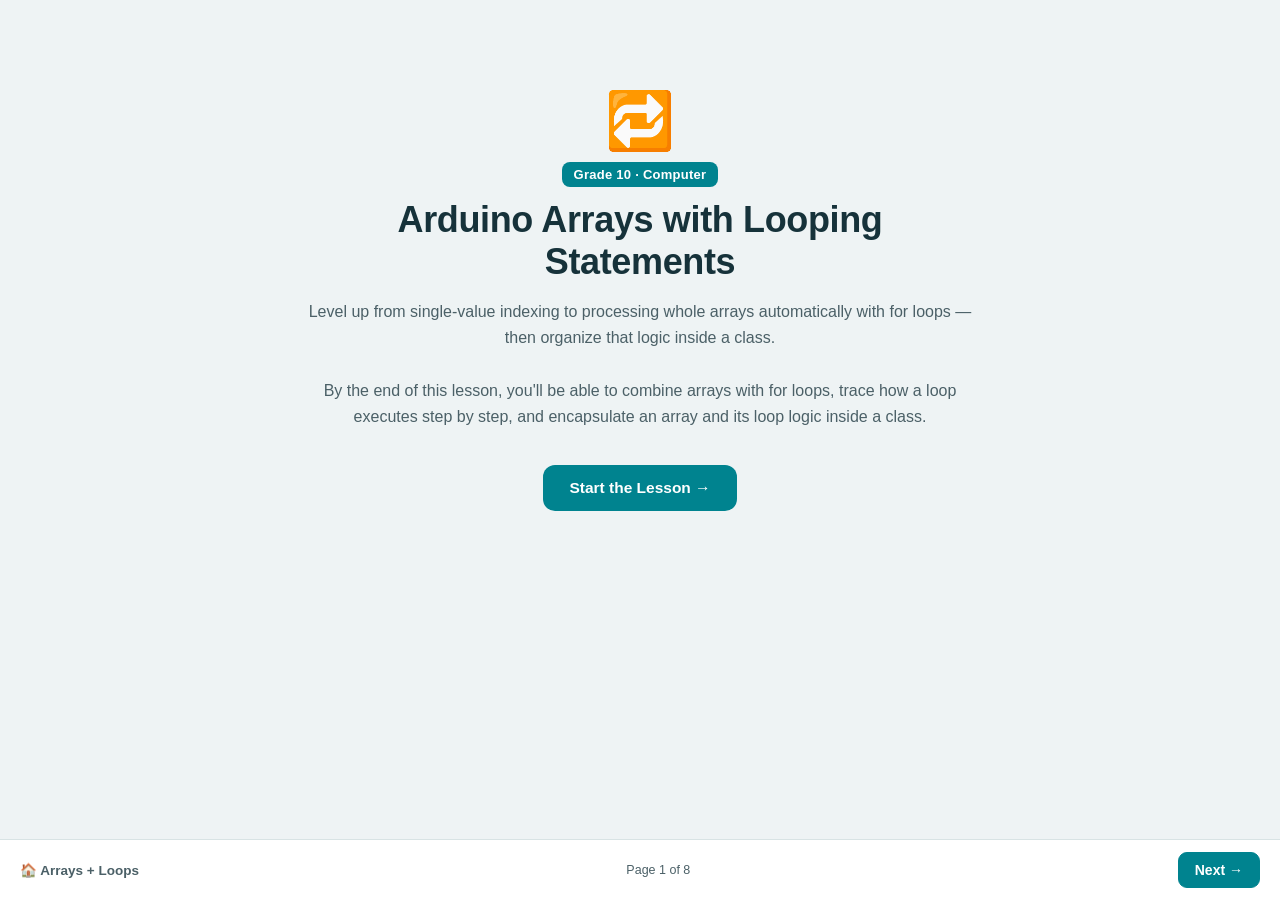
<file: index.html>
<!DOCTYPE html>
<html lang="en">
<head>
<meta charset="UTF-8">
<meta name="viewport" content="width=device-width, initial-scale=1, viewport-fit=cover">
<title>Arduino Arrays with Looping Statements</title>
<link rel="stylesheet" href="style.css">
</head>
<body>
<div class="wrap">
  <div class="hero">
    <div class="hero-icon">🔁</div>
    <span class="eyebrow">Grade 10 · Computer</span>
    <h1>Arduino Arrays with Looping Statements</h1>
    <p class="sub">Level up from single-value indexing to processing whole arrays automatically with for loops — then organize that logic inside a class.</p>
    <p class="sub" style="margin-top:26px;">By the end of this lesson, you'll be able to combine arrays with for loops, trace how a loop executes step by step, and encapsulate an array and its loop logic inside a class.</p>
    <div style="margin-top:34px;">
      <a class="btn primary" href="definition.html">Start the Lesson →</a>
    </div>
  </div>
</div>
<nav class="pagenav">
  <span class="home">🏠 Arrays + Loops</span>
  <span class="progress">Page 1 of 8</span>
  <div class="links">
    <a class="navbtn primary" href="definition.html">Next →</a>
  </div>
</nav>
</body>
</html>
</file>
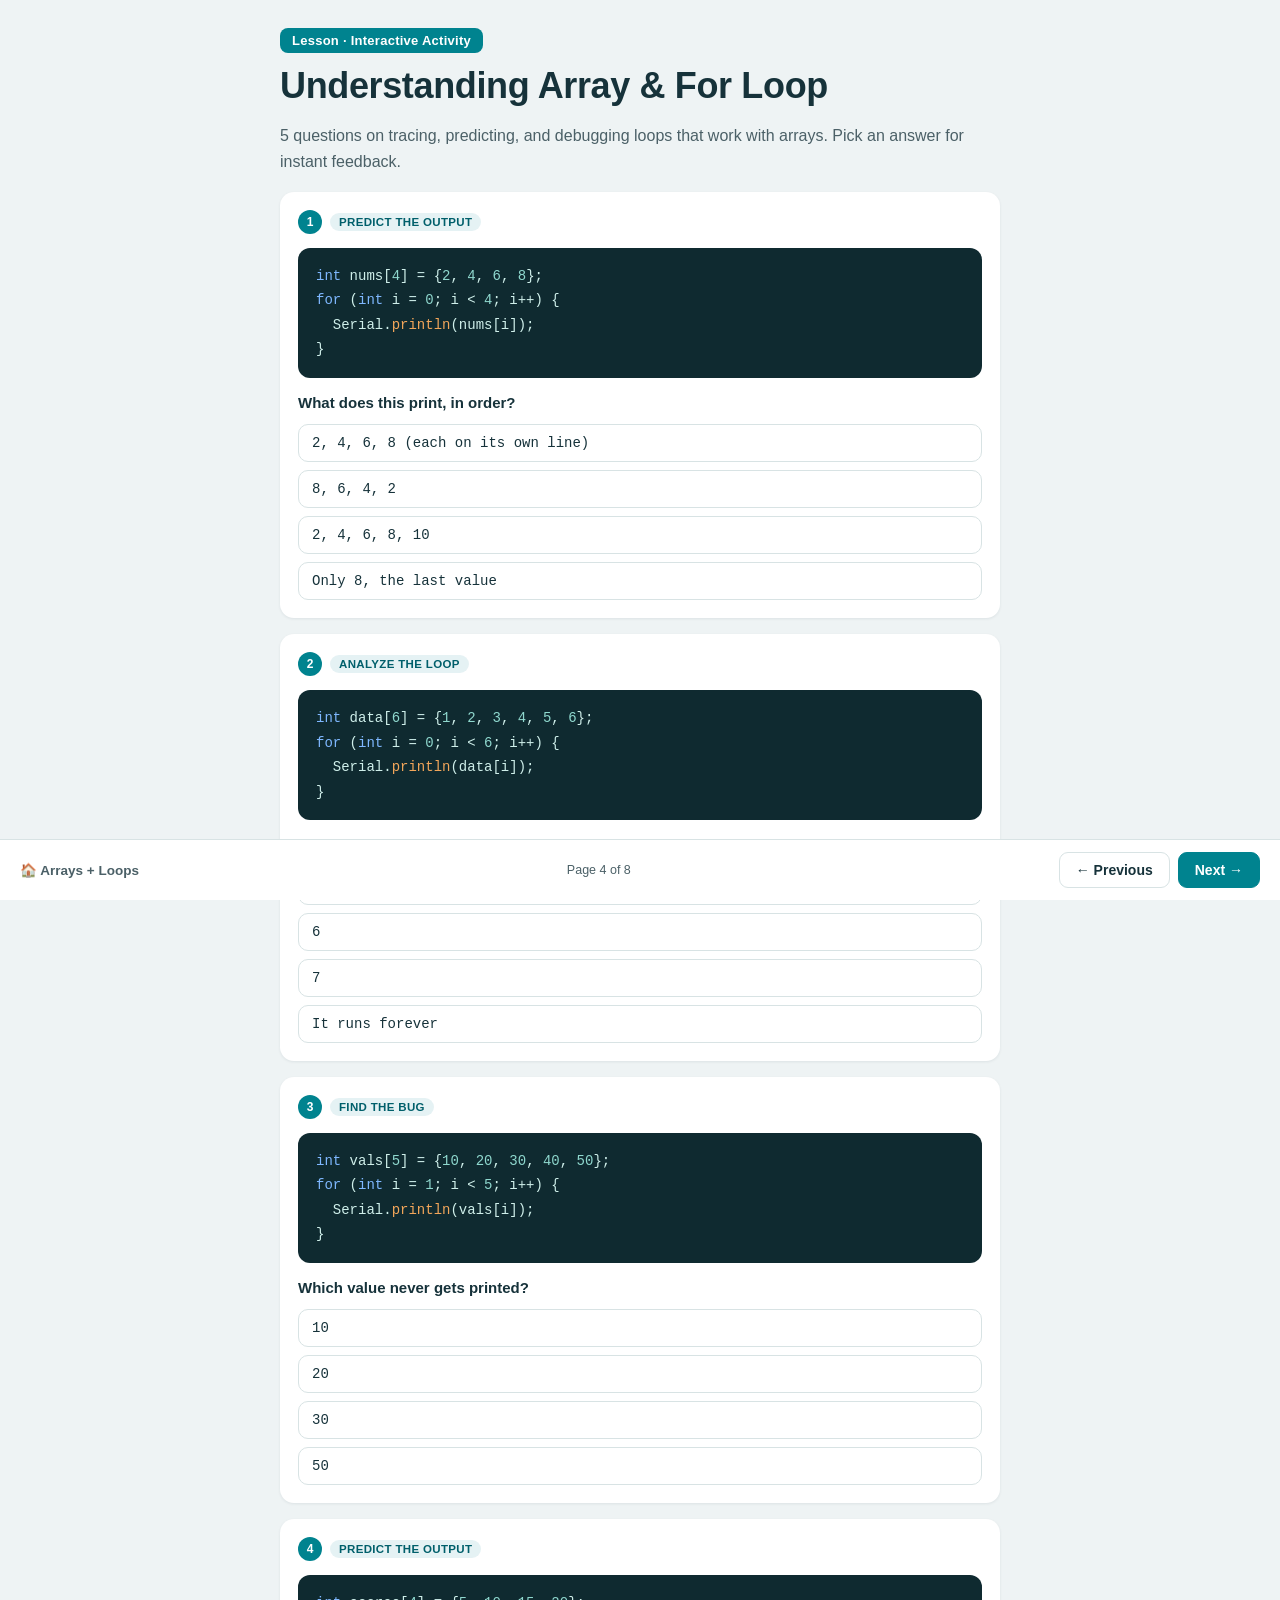
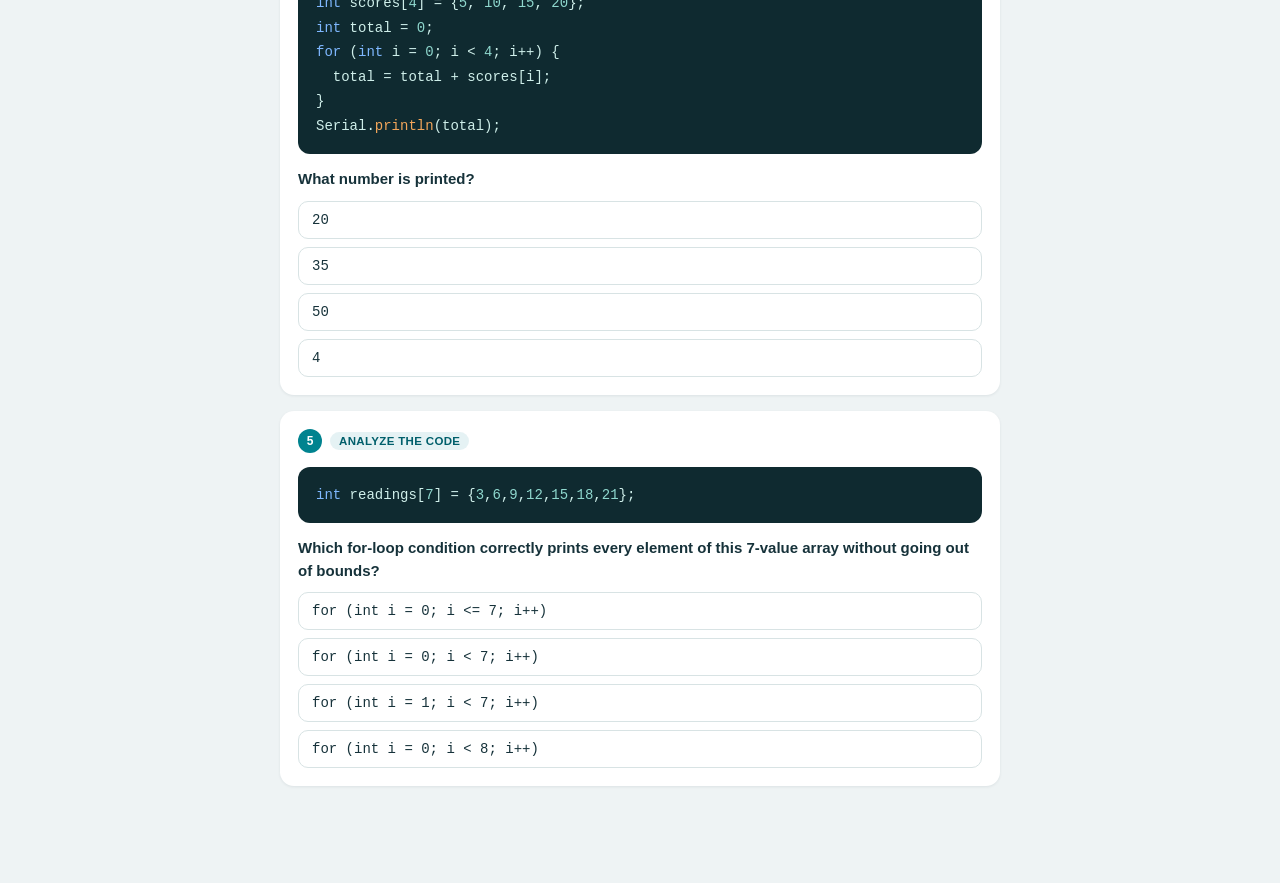
<file: activity-array-loop.html>
<!DOCTYPE html>
<html lang="en">
<head>
<meta charset="UTF-8">
<meta name="viewport" content="width=device-width, initial-scale=1, viewport-fit=cover">
<title>Understanding Array & For Loop — Arrays with Loops</title>
<link rel="stylesheet" href="style.css">
</head>
<body>
<div class="wrap">
  <span class="eyebrow">Lesson · Interactive Activity</span>
  <h1>Understanding Array &amp; For Loop</h1>
  <p class="sub">5 questions on tracing, predicting, and debugging loops that work with arrays. Pick an answer for instant feedback.</p>
  <div id="quiz"></div>
</div>
<nav class="pagenav">
  <a class="home" href="index.html">🏠 Arrays + Loops</a>
  <span class="progress">Page 4 of 8</span>
  <div class="links">
    <a class="navbtn" href="syntax.html">← Previous</a>
    <a class="navbtn primary" href="user-input-definition.html">Next →</a>
  </div>
</nav>

<script>
(function(){
  var questions = [
    { tag:"Predict the Output",
      code:'<span class="kw">int</span> nums[<span class="num">4</span>] = {<span class="num">2</span>, <span class="num">4</span>, <span class="num">6</span>, <span class="num">8</span>};\n<span class="kw">for</span> (<span class="kw">int</span> i = <span class="num">0</span>; i &lt; <span class="num">4</span>; i++) {\n  Serial.<span class="fn">println</span>(nums[i]);\n}',
      q:"What does this print, in order?",
      options:["2, 4, 6, 8 (each on its own line)","8, 6, 4, 2","2, 4, 6, 8, 10","Only 8, the last value"], correct:0,
      good:"Correct! The loop starts at i=0 and prints each element in order until i reaches 4.",
      bad:"Not quite. i starts at 0 and increases by 1 each time, printing nums[0] through nums[3] in order: 2, 4, 6, 8." },

    { tag:"Analyze the Loop",
      code:'<span class="kw">int</span> data[<span class="num">6</span>] = {<span class="num">1</span>, <span class="num">2</span>, <span class="num">3</span>, <span class="num">4</span>, <span class="num">5</span>, <span class="num">6</span>};\n<span class="kw">for</span> (<span class="kw">int</span> i = <span class="num">0</span>; i &lt; <span class="num">6</span>; i++) {\n  Serial.<span class="fn">println</span>(data[i]);\n}',
      q:"How many times does the loop body run?",
      options:["5","6","7","It runs forever"], correct:1,
      good:"Correct! i takes the values 0 through 5 — that's 6 repeats, matching the array's 6 elements.",
      bad:"Not quite. i runs from 0 up to (but not including) 6 — that's 0,1,2,3,4,5, which is 6 repeats." },

    { tag:"Find the Bug",
      code:'<span class="kw">int</span> vals[<span class="num">5</span>] = {<span class="num">10</span>, <span class="num">20</span>, <span class="num">30</span>, <span class="num">40</span>, <span class="num">50</span>};\n<span class="kw">for</span> (<span class="kw">int</span> i = <span class="num">1</span>; i &lt; <span class="num">5</span>; i++) {\n  Serial.<span class="fn">println</span>(vals[i]);\n}',
      q:"Which value never gets printed?",
      options:["10","20","30","50"], correct:0,
      good:"Correct! The loop starts at i=1 instead of i=0, so vals[0] (which is 10) gets skipped entirely.",
      bad:"Not quite. Since i starts at 1, not 0, the loop skips index 0 — the value 10 is never printed." },

    { tag:"Predict the Output",
      code:'<span class="kw">int</span> scores[<span class="num">4</span>] = {<span class="num">5</span>, <span class="num">10</span>, <span class="num">15</span>, <span class="num">20</span>};\n<span class="kw">int</span> total = <span class="num">0</span>;\n<span class="kw">for</span> (<span class="kw">int</span> i = <span class="num">0</span>; i &lt; <span class="num">4</span>; i++) {\n  total = total + scores[i];\n}\nSerial.<span class="fn">println</span>(total);',
      q:"What number is printed?",
      options:["20","35","50","4"], correct:2,
      good:"Correct! The loop adds every element to total: 5 + 10 + 15 + 20 = 50.",
      bad:"Not quite. The loop adds all four values together: 5 + 10 + 15 + 20 = 50." },

    { tag:"Analyze the Code",
      code:'<span class="kw">int</span> readings[<span class="num">7</span>] = {<span class="num">3</span>,<span class="num">6</span>,<span class="num">9</span>,<span class="num">12</span>,<span class="num">15</span>,<span class="num">18</span>,<span class="num">21</span>};',
      q:"Which for-loop condition correctly prints every element of this 7-value array without going out of bounds?",
      options:["for (int i = 0; i <= 7; i++)","for (int i = 0; i < 7; i++)","for (int i = 1; i < 7; i++)","for (int i = 0; i < 8; i++)"], correct:1,
      good:"Correct! Valid indexes are 0–6. i < 7 stops right after printing index 6 — the last valid element.",
      bad:"Not quite. This array's valid indexes are 0–6. i < 7 is exactly right — the other options either skip index 0 or go out of bounds." }
  ];

  var quizEl = document.getElementById('quiz');
  var score = 0;

  questions.forEach(function(item, qi){
    var card = document.createElement('div');
    card.className = 'qcard';
    var head = document.createElement('div');
    head.className = 'qhead';
    head.innerHTML = '<span class="qnum">' + (qi+1) + '</span><span class="tag">' + item.tag + '</span>';
    card.appendChild(head);

    var codeDiv = document.createElement('div');
    codeDiv.className = 'code';
    codeDiv.innerHTML = item.code;
    card.appendChild(codeDiv);

    var qtext = document.createElement('div');
    qtext.className = 'qtext';
    qtext.textContent = item.q;
    card.appendChild(qtext);

    var opts = document.createElement('div');
    opts.className = 'opts';
    var feedback = document.createElement('div');
    feedback.className = 'feedback';

    item.options.forEach(function(optText, oi){
      var btn = document.createElement('button');
      btn.className = 'opt';
      btn.type = 'button';
      btn.textContent = optText;
      btn.addEventListener('click', function(){
        var allBtns = opts.querySelectorAll('.opt');
        allBtns.forEach(function(b){ b.disabled = true; });
        if(oi === item.correct){
          btn.classList.add('correct');
          feedback.className = 'feedback show good';
          feedback.textContent = item.good;
          score++;
        } else {
          btn.classList.add('incorrect');
          allBtns[item.correct].classList.add('correct');
          feedback.className = 'feedback show bad';
          feedback.textContent = item.bad;
        }
      });
      opts.appendChild(btn);
    });

    card.appendChild(opts);
    card.appendChild(feedback);
    quizEl.appendChild(card);
  });
})();
</script>
</body>
</html>
</file>
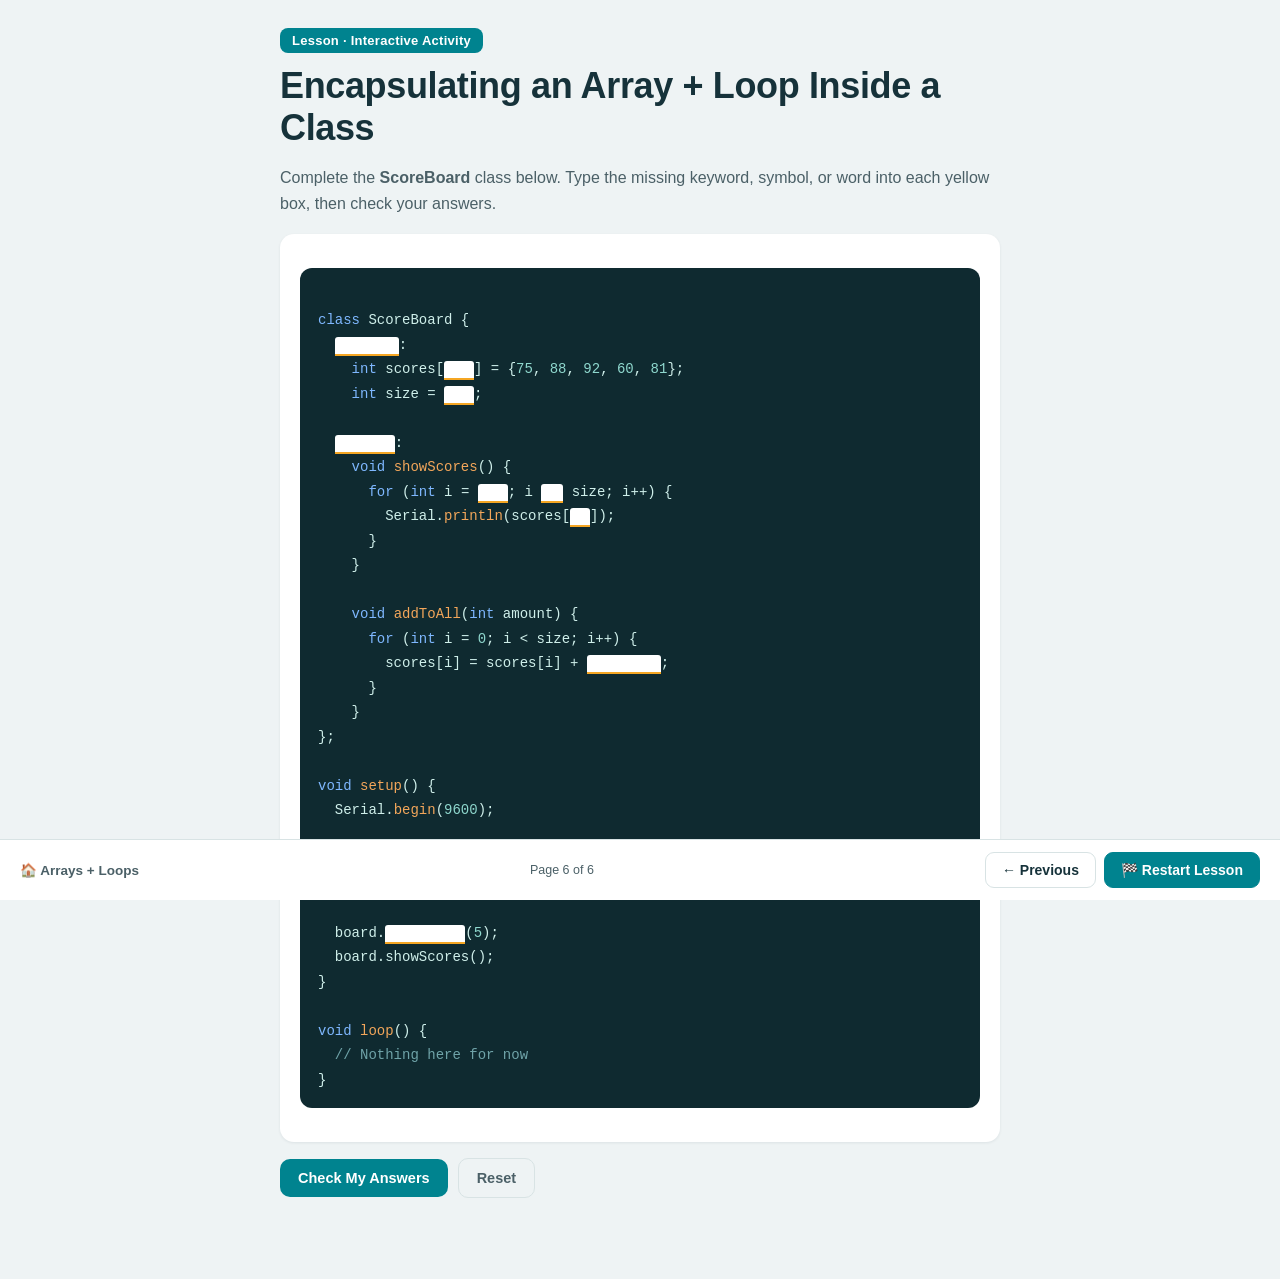
<file: activity-encapsulation.html>
<!DOCTYPE html>
<html lang="en">
<head>
<meta charset="UTF-8">
<meta name="viewport" content="width=device-width, initial-scale=1, viewport-fit=cover">
<title>Encapsulating Array + Loop — Activity</title>
<link rel="stylesheet" href="style.css">
</head>
<body>
<div class="wrap">
  <span class="eyebrow">Lesson · Interactive Activity</span>
  <h1>Encapsulating an Array + Loop Inside a Class</h1>
  <p class="sub">Complete the <b>ScoreBoard</b> class below. Type the missing keyword, symbol, or word into each yellow box, then check your answers.</p>

  <div class="card">
    <div class="code" id="codeBlock">
<span class="kw">class</span> ScoreBoard {
  <input class="blank" id="b1" data-answer="private" style="width:64px;">:
    <span class="kw">int</span> scores[<input class="blank" id="b2" data-answer="5">] = {<span class="num">75</span>, <span class="num">88</span>, <span class="num">92</span>, <span class="num">60</span>, <span class="num">81</span>};
    <span class="kw">int</span> size = <input class="blank" id="b3" data-answer="5">;

  <input class="blank" id="b4" data-answer="public" style="width:60px;">:
    <span class="kw">void</span> <span class="fn">showScores</span>() {
      <span class="kw">for</span> (<span class="kw">int</span> i = <input class="blank" id="b5" data-answer="0">; i <input class="blank" id="b6" data-answer="&lt;" style="width:22px;"> size; i++) {
        Serial.<span class="fn">println</span>(scores[<input class="blank" id="b7" data-answer="i" style="width:20px;">]);
      }
    }

    <span class="kw">void</span> <span class="fn">addToAll</span>(<span class="kw">int</span> amount) {
      <span class="kw">for</span> (<span class="kw">int</span> i = <span class="num">0</span>; i &lt; size; i++) {
        scores[i] = scores[i] + <input class="blank" id="b8" data-answer="amount" style="width:74px;">;
      }
    }
};

<span class="kw">void</span> <span class="fn">setup</span>() {
  Serial.<span class="fn">begin</span>(<span class="num">9600</span>);

  <input class="blank" id="b9" data-answer="ScoreBoard" style="width:92px;"> board;
  board.<input class="blank" id="b10" data-answer="showScores" style="width:92px;">();

  board.<input class="blank" id="b11" data-answer="addToAll" style="width:80px;">(<span class="num">5</span>);
  board.showScores();
}

<span class="kw">void</span> <span class="fn">loop</span>() {
  <span class="cm">// Nothing here for now</span>
}</div>
  </div>

  <div class="controls">
    <button class="btn primary" id="checkBtn">Check My Answers</button>
    <button class="btn ghost" id="resetBtn">Reset</button>
  </div>
  <div class="result" id="result"></div>
</div>
<nav class="pagenav">
  <a class="home" href="index.html">🏠 Arrays + Loops</a>
  <span class="progress">Page 6 of 6</span>
  <div class="links">
    <a class="navbtn" href="encapsulation-definition.html">← Previous</a>
    <a class="navbtn primary" href="index.html">🏁 Restart Lesson</a>
  </div>
</nav>

<script>
(function(){
  var blanks = Array.prototype.slice.call(document.querySelectorAll('input.blank'));
  var result = document.getElementById('result');

  function norm(s){ return s.trim().toLowerCase(); }

  function checkOne(inp){
    var val = inp.value;
    var ans = inp.getAttribute('data-answer');
    inp.classList.remove('correct','incorrect');
    if(val.trim() === '') return null;
    if(norm(val) === norm(ans)){ inp.classList.add('correct'); return true; }
    inp.classList.add('incorrect'); return false;
  }

  blanks.forEach(function(inp){
    inp.addEventListener('blur', function(){ checkOne(inp); });
    inp.addEventListener('keydown', function(e){ if(e.key === 'Enter'){ inp.blur(); } });
  });

  document.getElementById('checkBtn').addEventListener('click', function(){
    var correctCount = 0, filled = 0;
    blanks.forEach(function(inp){
      var r = checkOne(inp);
      if(r !== null) filled++;
      if(r === true) correctCount++;
    });
    result.className = 'result show ' + (correctCount === blanks.length ? 'good' : 'mixed');
    if(correctCount === blanks.length){
      result.textContent = 'All ' + blanks.length + ' correct! You\'ve encapsulated an array and a loop inside a class. 🎉';
    } else {
      result.textContent = 'Score: ' + correctCount + ' / ' + blanks.length + ' correct (' + filled + ' answered). Green boxes are right — fix the red ones and check again.';
    }
  });

  document.getElementById('resetBtn').addEventListener('click', function(){
    blanks.forEach(function(inp){ inp.value=''; inp.classList.remove('correct','incorrect'); });
    result.classList.remove('show');
  });
})();
</script>
</body>
</html>
</file>
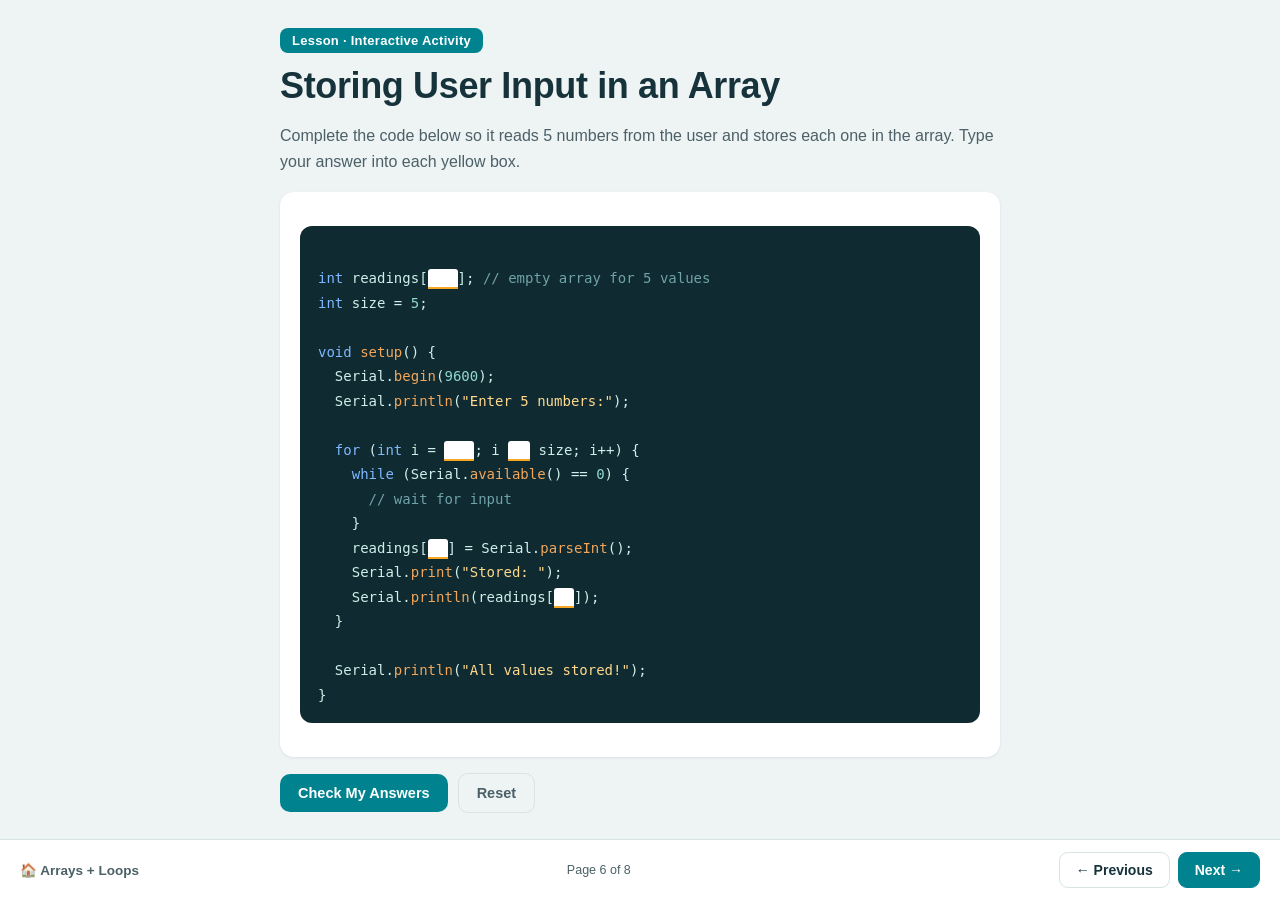
<file: activity-user-input.html>
<!DOCTYPE html>
<html lang="en">
<head>
<meta charset="UTF-8">
<meta name="viewport" content="width=device-width, initial-scale=1, viewport-fit=cover">
<title>Storing User Input — Activity</title>
<link rel="stylesheet" href="style.css">
</head>
<body>
<div class="wrap">
  <span class="eyebrow">Lesson · Interactive Activity</span>
  <h1>Storing User Input in an Array</h1>
  <p class="sub">Complete the code below so it reads 5 numbers from the user and stores each one in the array. Type your answer into each yellow box.</p>

  <div class="card">
    <div class="code">
<span class="kw">int</span> readings[<input class="blank" id="b1" data-answer="5">]; <span class="cm">// empty array for 5 values</span>
<span class="kw">int</span> size = <span class="num">5</span>;

<span class="kw">void</span> <span class="fn">setup</span>() {
  Serial.<span class="fn">begin</span>(<span class="num">9600</span>);
  Serial.<span class="fn">println</span>(<span class="str">"Enter 5 numbers:"</span>);

  <span class="kw">for</span> (<span class="kw">int</span> i = <input class="blank" id="b2" data-answer="0">; i <input class="blank" id="b3" data-answer="&lt;" style="width:22px;"> size; i++) {
    <span class="kw">while</span> (Serial.<span class="fn">available</span>() == <span class="num">0</span>) {
      <span class="cm">// wait for input</span>
    }
    readings[<input class="blank" id="b4" data-answer="i" style="width:20px;">] = Serial.<span class="fn">parseInt</span>();
    Serial.<span class="fn">print</span>(<span class="str">"Stored: "</span>);
    Serial.<span class="fn">println</span>(readings[<input class="blank" id="b5" data-answer="i" style="width:20px;">]);
  }

  Serial.<span class="fn">println</span>(<span class="str">"All values stored!"</span>);
}</div>
  </div>

  <div class="controls">
    <button class="btn primary" id="checkBtn">Check My Answers</button>
    <button class="btn ghost" id="resetBtn">Reset</button>
  </div>
  <div class="result" id="result"></div>
</div>
<nav class="pagenav">
  <a class="home" href="index.html">🏠 Arrays + Loops</a>
  <span class="progress">Page 6 of 8</span>
  <div class="links">
    <a class="navbtn" href="user-input-definition.html">← Previous</a>
    <a class="navbtn primary" href="encapsulation-definition.html">Next →</a>
  </div>
</nav>

<script>
(function(){
  var blanks = Array.prototype.slice.call(document.querySelectorAll('input.blank'));
  var result = document.getElementById('result');
  function norm(s){ return s.trim().toLowerCase(); }
  function checkOne(inp){
    var val = inp.value;
    var ans = inp.getAttribute('data-answer');
    inp.classList.remove('correct','incorrect');
    if(val.trim() === '') return null;
    if(norm(val) === norm(ans)){ inp.classList.add('correct'); return true; }
    inp.classList.add('incorrect'); return false;
  }
  blanks.forEach(function(inp){
    inp.addEventListener('blur', function(){ checkOne(inp); });
    inp.addEventListener('keydown', function(e){ if(e.key === 'Enter'){ inp.blur(); } });
  });
  document.getElementById('checkBtn').addEventListener('click', function(){
    var correctCount = 0, filled = 0;
    blanks.forEach(function(inp){
      var r = checkOne(inp);
      if(r !== null) filled++;
      if(r === true) correctCount++;
    });
    result.className = 'result show ' + (correctCount === blanks.length ? 'good' : 'mixed');
    if(correctCount === blanks.length){
      result.textContent = 'All ' + blanks.length + ' correct! You can now read live input into an array. 🎉';
    } else {
      result.textContent = 'Score: ' + correctCount + ' / ' + blanks.length + ' correct (' + filled + ' answered). Green boxes are right — fix the red ones and check again.';
    }
  });
  document.getElementById('resetBtn').addEventListener('click', function(){
    blanks.forEach(function(inp){ inp.value=''; inp.classList.remove('correct','incorrect'); });
    result.classList.remove('show');
  });
})();
</script>
</body>
</html>
</file>
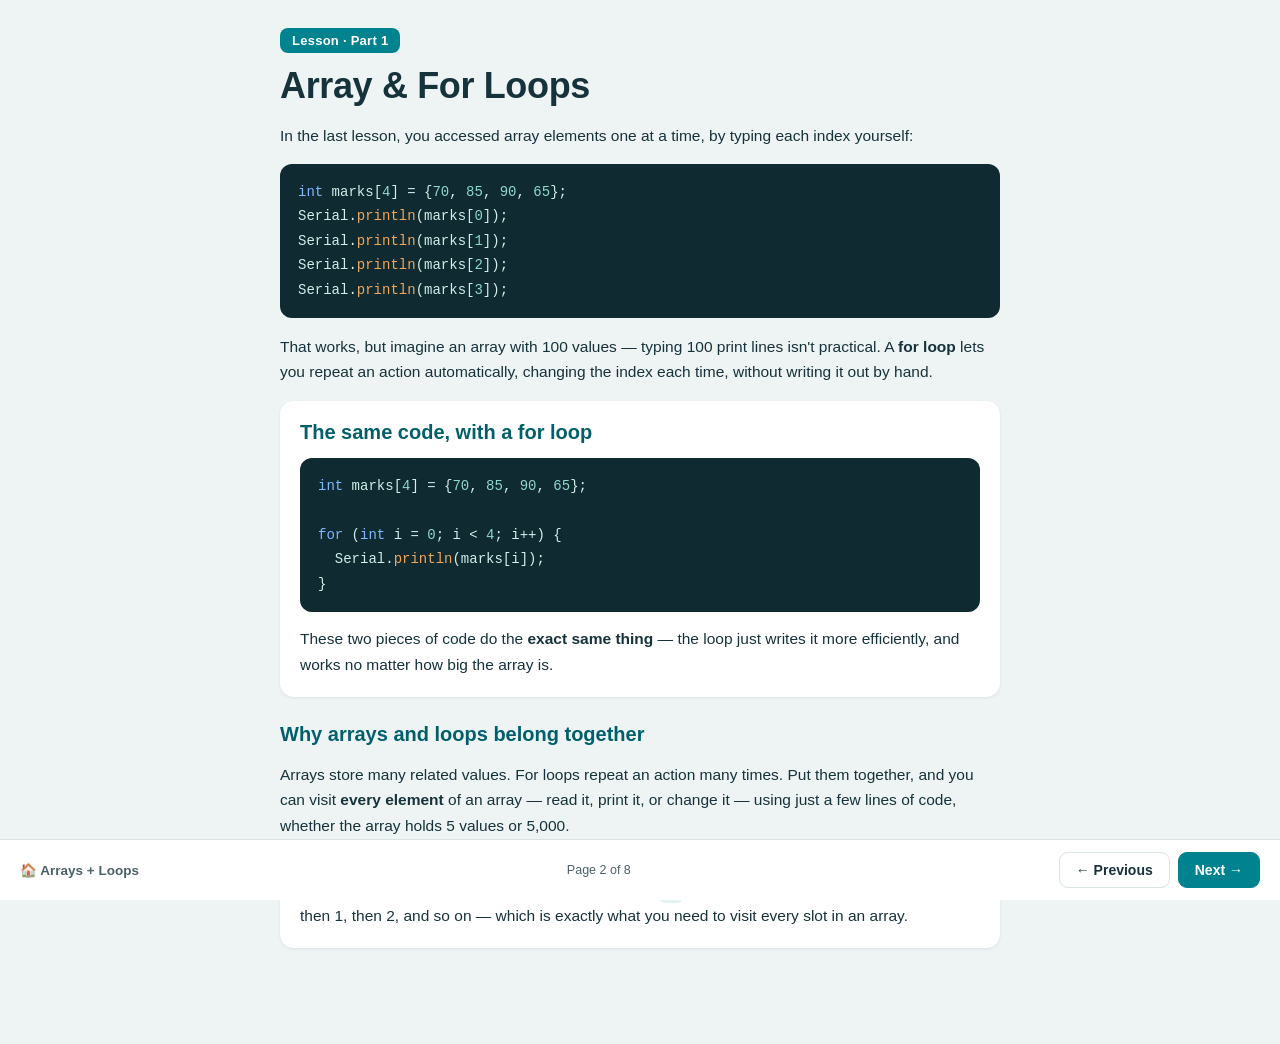
<file: definition.html>
<!DOCTYPE html>
<html lang="en">
<head>
<meta charset="UTF-8">
<meta name="viewport" content="width=device-width, initial-scale=1, viewport-fit=cover">
<title>Array & For Loops — Arrays with Loops</title>
<link rel="stylesheet" href="style.css">
</head>
<body>
<div class="wrap">
  <span class="eyebrow">Lesson · Part 1</span>
  <h1>Array &amp; For Loops</h1>
  <p>In the last lesson, you accessed array elements one at a time, by typing each index yourself:</p>

  <div class="code"><span class="kw">int</span> marks[<span class="num">4</span>] = {<span class="num">70</span>, <span class="num">85</span>, <span class="num">90</span>, <span class="num">65</span>};
Serial.<span class="fn">println</span>(marks[<span class="num">0</span>]);
Serial.<span class="fn">println</span>(marks[<span class="num">1</span>]);
Serial.<span class="fn">println</span>(marks[<span class="num">2</span>]);
Serial.<span class="fn">println</span>(marks[<span class="num">3</span>]);</div>

  <p>That works, but imagine an array with 100 values — typing 100 print lines isn't practical. A <b>for loop</b> lets you repeat an action automatically, changing the index each time, without writing it out by hand.</p>

  <div class="card">
    <h2 style="margin-top:0;">The same code, with a for loop</h2>
    <div class="code"><span class="kw">int</span> marks[<span class="num">4</span>] = {<span class="num">70</span>, <span class="num">85</span>, <span class="num">90</span>, <span class="num">65</span>};

<span class="kw">for</span> (<span class="kw">int</span> i = <span class="num">0</span>; i &lt; <span class="num">4</span>; i++) {
  Serial.<span class="fn">println</span>(marks[i]);
}</div>
    <p style="margin:0;">These two pieces of code do the <b>exact same thing</b> — the loop just writes it more efficiently, and works no matter how big the array is.</p>
  </div>

  <h2>Why arrays and loops belong together</h2>
  <p>Arrays store many related values. For loops repeat an action many times. Put them together, and you can visit <b>every element</b> of an array — read it, print it, or change it — using just a few lines of code, whether the array holds 5 values or 5,000.</p>

  <div class="card">
    <p style="margin:0;"><b>Key idea:</b> The loop's counter variable (often named <span class="chip">i</span>) takes on each index value in turn — 0, then 1, then 2, and so on — which is exactly what you need to visit every slot in an array.</p>
  </div>
</div>
<nav class="pagenav">
  <a class="home" href="index.html">🏠 Arrays + Loops</a>
  <span class="progress">Page 2 of 8</span>
  <div class="links">
    <a class="navbtn" href="index.html">← Previous</a>
    <a class="navbtn primary" href="syntax.html">Next →</a>
  </div>
</nav>
</body>
</html>
</file>
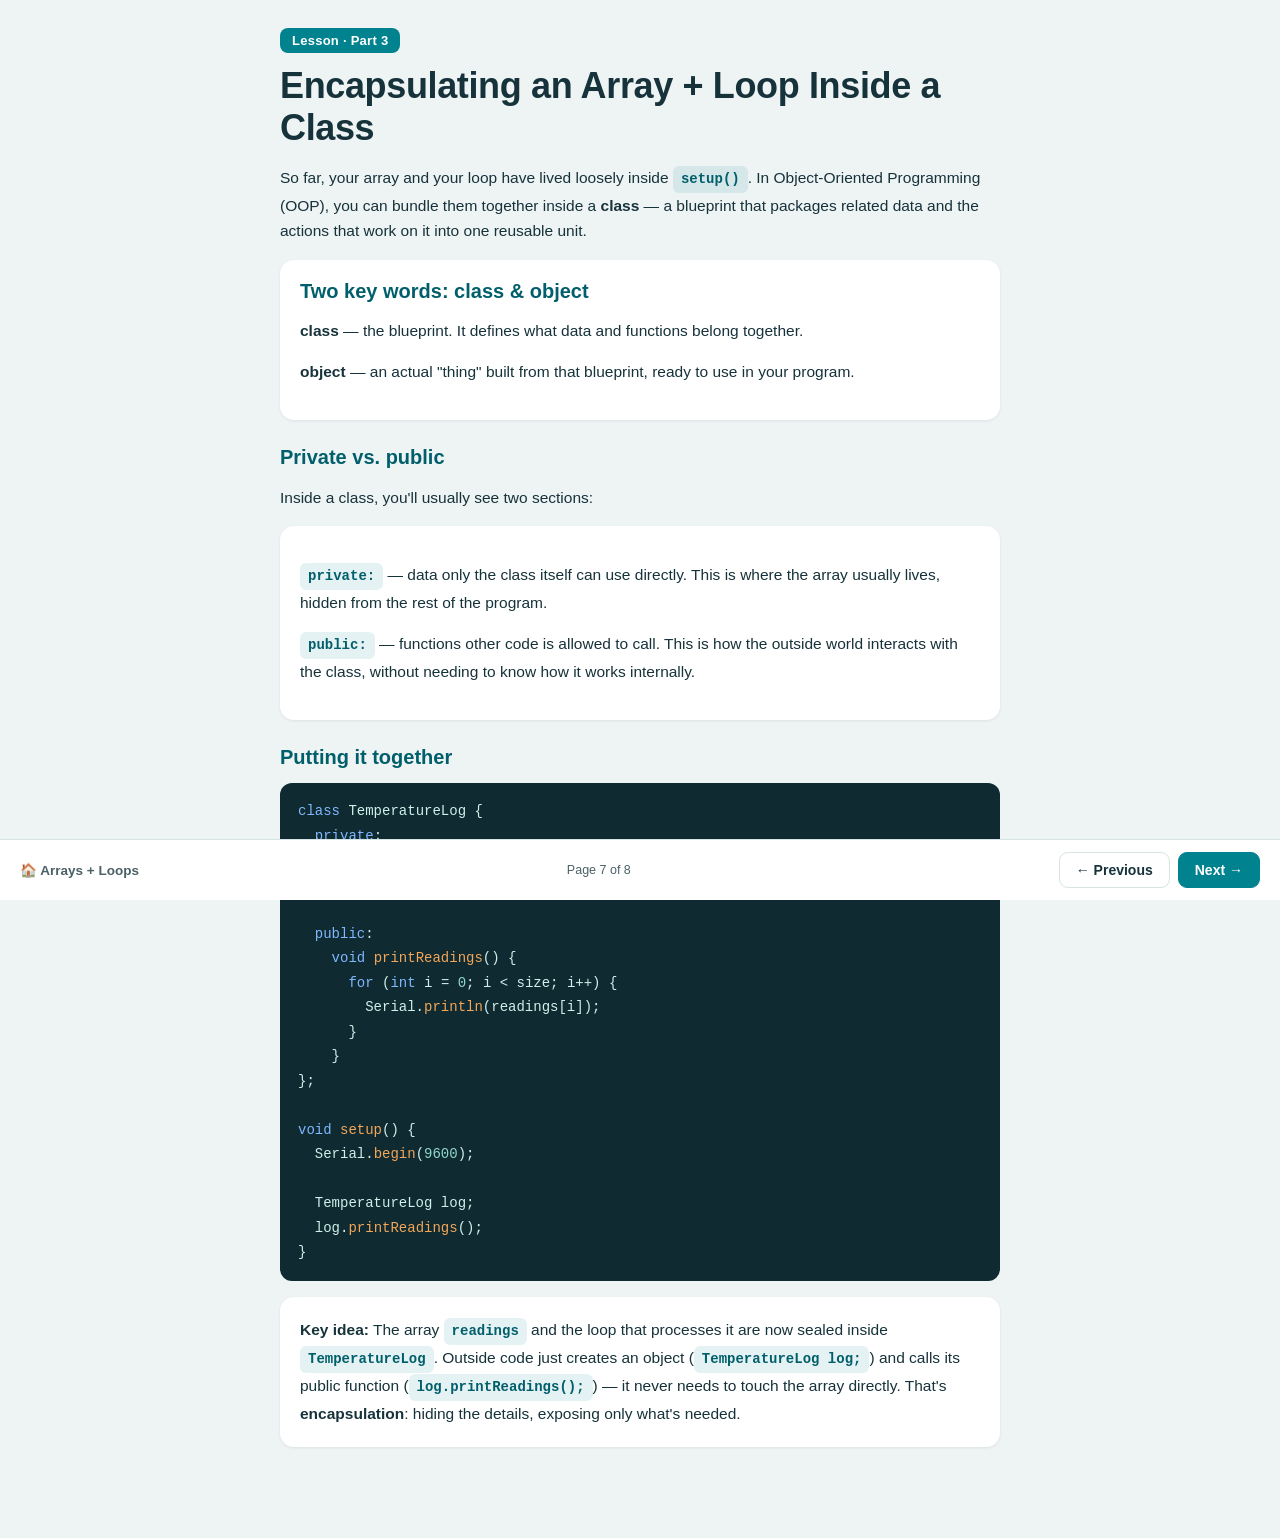
<file: encapsulation-definition.html>
<!DOCTYPE html>
<html lang="en">
<head>
<meta charset="UTF-8">
<meta name="viewport" content="width=device-width, initial-scale=1, viewport-fit=cover">
<title>Encapsulating an Array + Loop in a Class — Arrays with Loops</title>
<link rel="stylesheet" href="style.css">
</head>
<body>
<div class="wrap">
  <span class="eyebrow">Lesson · Part 3</span>
  <h1>Encapsulating an Array + Loop Inside a Class</h1>
  <p>So far, your array and your loop have lived loosely inside <span class="chip">setup()</span>. In Object-Oriented Programming (OOP), you can bundle them together inside a <b>class</b> — a blueprint that packages related data and the actions that work on it into one reusable unit.</p>

  <div class="card">
    <h2 style="margin-top:0;">Two key words: class & object</h2>
    <p><b>class</b> — the blueprint. It defines what data and functions belong together.</p>
    <p><b>object</b> — an actual "thing" built from that blueprint, ready to use in your program.</p>
  </div>

  <h2>Private vs. public</h2>
  <p>Inside a class, you'll usually see two sections:</p>
  <div class="card">
    <p><span class="chip">private:</span> — data only the class itself can use directly. This is where the array usually lives, hidden from the rest of the program.</p>
    <p><span class="chip">public:</span> — functions other code is allowed to call. This is how the outside world interacts with the class, without needing to know how it works internally.</p>
  </div>

  <h2>Putting it together</h2>
  <div class="code"><span class="kw">class</span> TemperatureLog {
  <span class="kw">private</span>:
    <span class="kw">int</span> readings[<span class="num">5</span>] = {<span class="num">28</span>, <span class="num">29</span>, <span class="num">30</span>, <span class="num">31</span>, <span class="num">29</span>};
    <span class="kw">int</span> size = <span class="num">5</span>;

  <span class="kw">public</span>:
    <span class="kw">void</span> <span class="fn">printReadings</span>() {
      <span class="kw">for</span> (<span class="kw">int</span> i = <span class="num">0</span>; i &lt; size; i++) {
        Serial.<span class="fn">println</span>(readings[i]);
      }
    }
};

<span class="kw">void</span> <span class="fn">setup</span>() {
  Serial.<span class="fn">begin</span>(<span class="num">9600</span>);

  TemperatureLog log;
  log.<span class="fn">printReadings</span>();
}</div>

  <div class="card">
    <p style="margin:0;"><b>Key idea:</b> The array <span class="chip">readings</span> and the loop that processes it are now sealed inside <span class="chip">TemperatureLog</span>. Outside code just creates an object (<span class="chip">TemperatureLog log;</span>) and calls its public function (<span class="chip">log.printReadings();</span>) — it never needs to touch the array directly. That's <b>encapsulation</b>: hiding the details, exposing only what's needed.</p>
  </div>
</div>
<nav class="pagenav">
  <a class="home" href="index.html">🏠 Arrays + Loops</a>
  <span class="progress">Page 7 of 8</span>
  <div class="links">
    <a class="navbtn" href="activity-user-input.html">← Previous</a>
    <a class="navbtn primary" href="activity-encapsulation.html">Next →</a>
  </div>
</nav>
</body>
</html>
</file>
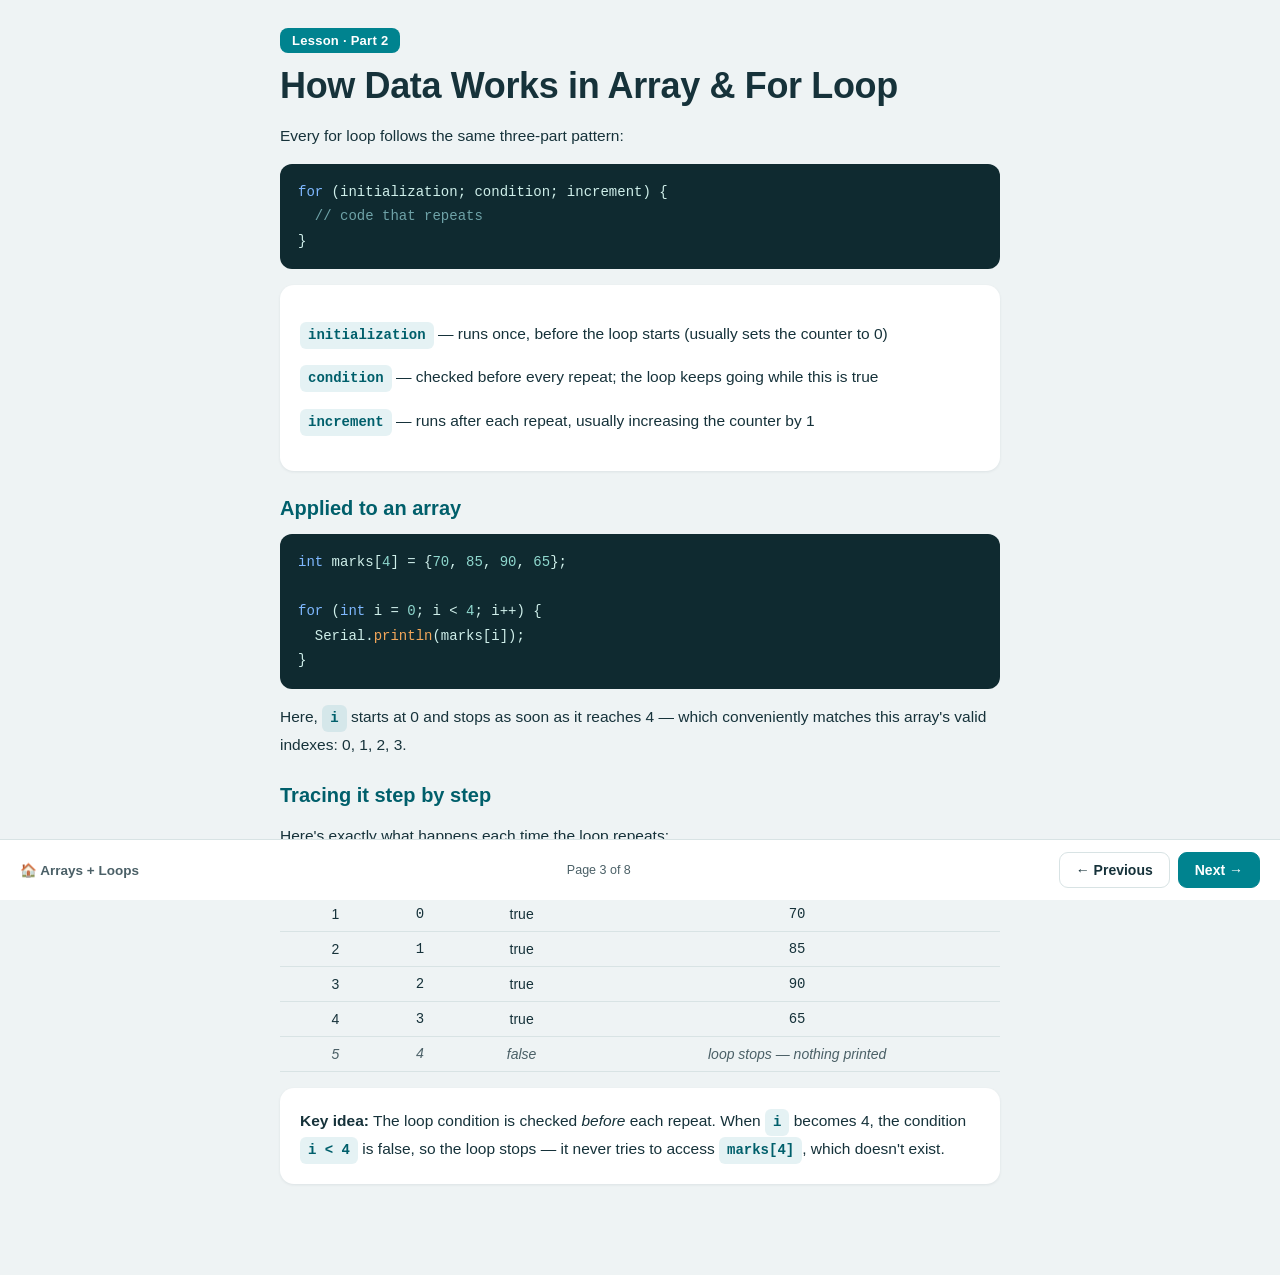
<file: syntax.html>
<!DOCTYPE html>
<html lang="en">
<head>
<meta charset="UTF-8">
<meta name="viewport" content="width=device-width, initial-scale=1, viewport-fit=cover">
<title>How Data Flows Through a Loop — Arrays with Loops</title>
<link rel="stylesheet" href="style.css">
</head>
<body>
<div class="wrap">
  <span class="eyebrow">Lesson · Part 2</span>
  <h1>How Data Works in Array &amp; For Loop</h1>
  <p>Every for loop follows the same three-part pattern:</p>

  <div class="code"><span class="kw">for</span> (initialization; condition; increment) {
  <span class="cm">// code that repeats</span>
}</div>

  <div class="card">
    <p><span class="chip">initialization</span> — runs once, before the loop starts (usually sets the counter to 0)</p>
    <p><span class="chip">condition</span> — checked before every repeat; the loop keeps going while this is true</p>
    <p><span class="chip">increment</span> — runs after each repeat, usually increasing the counter by 1</p>
  </div>

  <h2>Applied to an array</h2>
  <div class="code"><span class="kw">int</span> marks[<span class="num">4</span>] = {<span class="num">70</span>, <span class="num">85</span>, <span class="num">90</span>, <span class="num">65</span>};

<span class="kw">for</span> (<span class="kw">int</span> i = <span class="num">0</span>; i &lt; <span class="num">4</span>; i++) {
  Serial.<span class="fn">println</span>(marks[i]);
}</div>
  <p>Here, <span class="chip">i</span> starts at 0 and stops as soon as it reaches 4 — which conveniently matches this array's valid indexes: 0, 1, 2, 3.</p>

  <h2>Tracing it step by step</h2>
  <p>Here's exactly what happens each time the loop repeats:</p>

  <table class="trace">
    <tr><th>Step</th><th>i</th><th>Is i &lt; 4?</th><th>marks[i] printed</th></tr>
    <tr><td>1</td><td class="mono">0</td><td>true</td><td class="mono">70</td></tr>
    <tr><td>2</td><td class="mono">1</td><td>true</td><td class="mono">85</td></tr>
    <tr><td>3</td><td class="mono">2</td><td>true</td><td class="mono">90</td></tr>
    <tr><td>4</td><td class="mono">3</td><td>true</td><td class="mono">65</td></tr>
    <tr class="stop"><td>5</td><td class="mono">4</td><td>false</td><td>loop stops — nothing printed</td></tr>
  </table>

  <div class="card">
    <p style="margin:0;"><b>Key idea:</b> The loop condition is checked <i>before</i> each repeat. When <span class="chip">i</span> becomes 4, the condition <span class="chip">i &lt; 4</span> is false, so the loop stops — it never tries to access <span class="chip">marks[4]</span>, which doesn't exist.</p>
  </div>
</div>
<nav class="pagenav">
  <a class="home" href="index.html">🏠 Arrays + Loops</a>
  <span class="progress">Page 3 of 8</span>
  <div class="links">
    <a class="navbtn" href="definition.html">← Previous</a>
    <a class="navbtn primary" href="activity-array-loop.html">Next →</a>
  </div>
</nav>
</body>
</html>
</file>
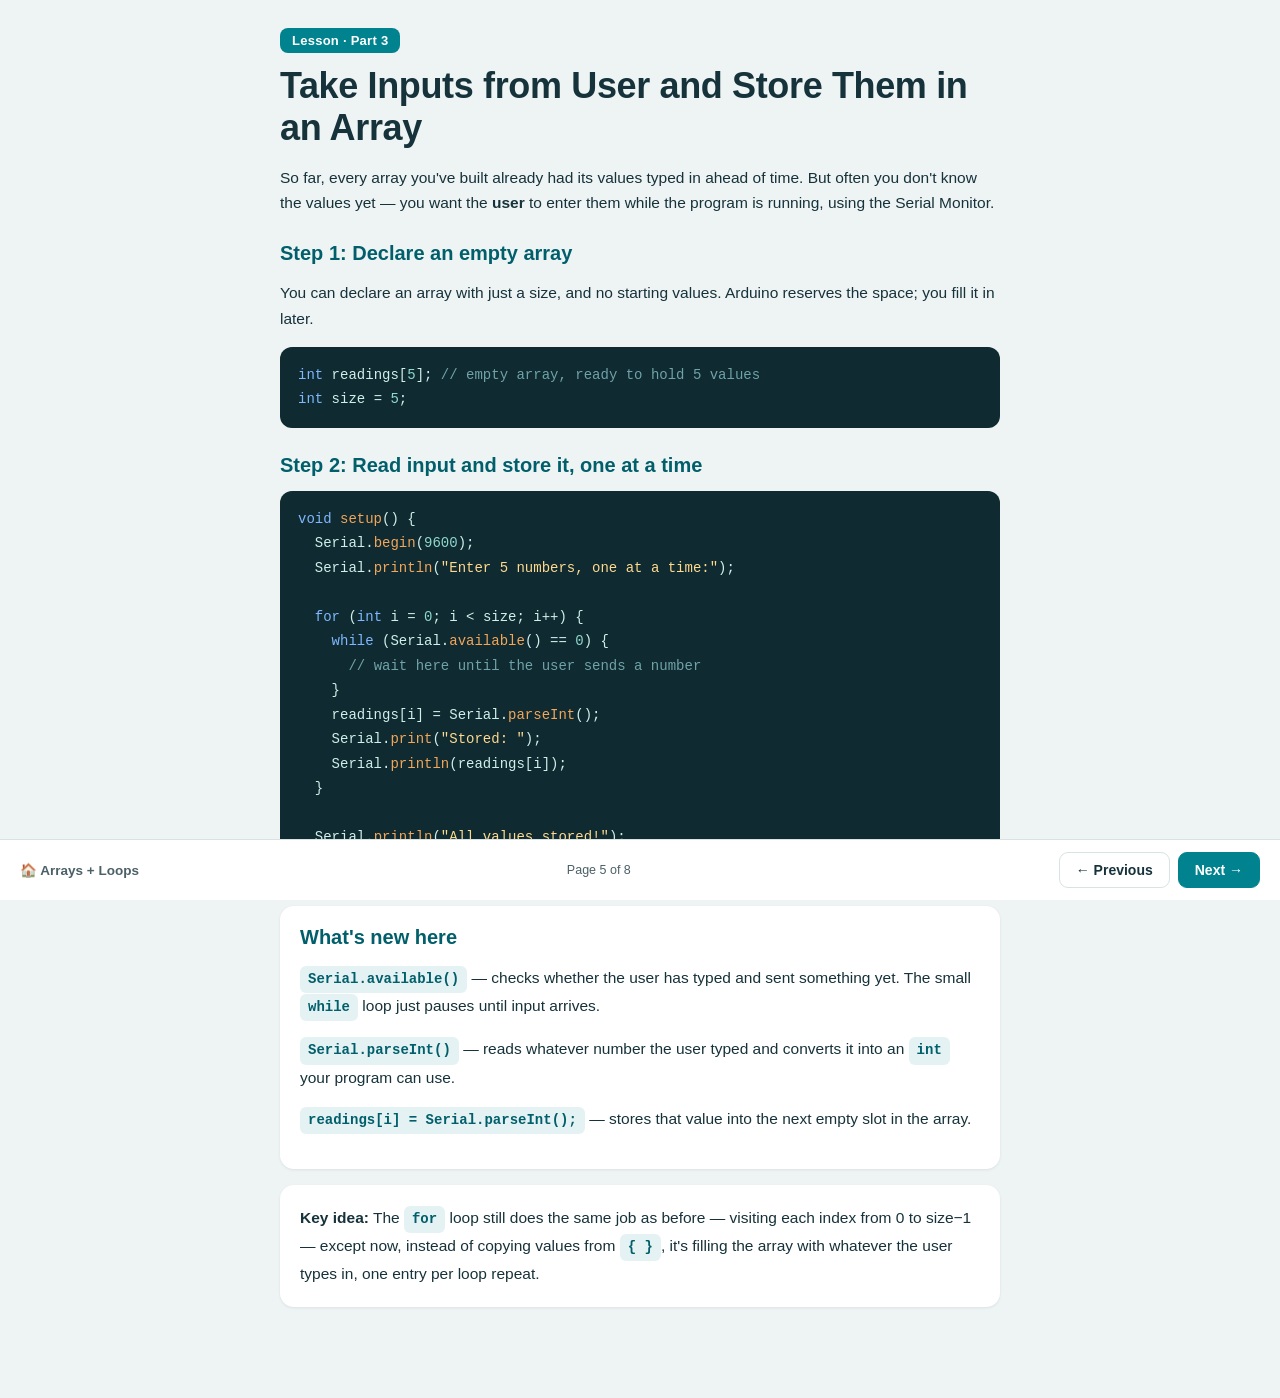
<file: user-input-definition.html>
<!DOCTYPE html>
<html lang="en">
<head>
<meta charset="UTF-8">
<meta name="viewport" content="width=device-width, initial-scale=1, viewport-fit=cover">
<title>Take Inputs from User — Arrays with Loops</title>
<link rel="stylesheet" href="style.css">
</head>
<body>
<div class="wrap">
  <span class="eyebrow">Lesson · Part 3</span>
  <h1>Take Inputs from User and Store Them in an Array</h1>
  <p>So far, every array you've built already had its values typed in ahead of time. But often you don't know the values yet — you want the <b>user</b> to enter them while the program is running, using the Serial Monitor.</p>

  <h2>Step 1: Declare an empty array</h2>
  <p>You can declare an array with just a size, and no starting values. Arduino reserves the space; you fill it in later.</p>
  <div class="code"><span class="kw">int</span> readings[<span class="num">5</span>]; <span class="cm">// empty array, ready to hold 5 values</span>
<span class="kw">int</span> size = <span class="num">5</span>;</div>

  <h2>Step 2: Read input and store it, one at a time</h2>
  <div class="code"><span class="kw">void</span> <span class="fn">setup</span>() {
  Serial.<span class="fn">begin</span>(<span class="num">9600</span>);
  Serial.<span class="fn">println</span>(<span class="str">"Enter 5 numbers, one at a time:"</span>);

  <span class="kw">for</span> (<span class="kw">int</span> i = <span class="num">0</span>; i &lt; size; i++) {
    <span class="kw">while</span> (Serial.<span class="fn">available</span>() == <span class="num">0</span>) {
      <span class="cm">// wait here until the user sends a number</span>
    }
    readings[i] = Serial.<span class="fn">parseInt</span>();
    Serial.<span class="fn">print</span>(<span class="str">"Stored: "</span>);
    Serial.<span class="fn">println</span>(readings[i]);
  }

  Serial.<span class="fn">println</span>(<span class="str">"All values stored!"</span>);
}</div>

  <div class="card">
    <h2 style="margin-top:0;">What's new here</h2>
    <p><span class="chip">Serial.available()</span> — checks whether the user has typed and sent something yet. The small <span class="chip">while</span> loop just pauses until input arrives.</p>
    <p><span class="chip">Serial.parseInt()</span> — reads whatever number the user typed and converts it into an <span class="chip">int</span> your program can use.</p>
    <p><span class="chip">readings[i] = Serial.parseInt();</span> — stores that value into the next empty slot in the array.</p>
  </div>

  <div class="card">
    <p style="margin:0;"><b>Key idea:</b> The <span class="chip">for</span> loop still does the same job as before — visiting each index from 0 to size−1 — except now, instead of copying values from <span class="chip">{ }</span>, it's filling the array with whatever the user types in, one entry per loop repeat.</p>
  </div>
</div>
<nav class="pagenav">
  <a class="home" href="index.html">🏠 Arrays + Loops</a>
  <span class="progress">Page 5 of 8</span>
  <div class="links">
    <a class="navbtn" href="activity-array-loop.html">← Previous</a>
    <a class="navbtn primary" href="activity-user-input.html">Next →</a>
  </div>
</nav>
</body>
</html>
</file>
<file: style.css>
:root{
  --bg:#EEF3F4; --panel:#FFFFFF; --ink:#16323A; --ink-soft:#4B6067;
  --teal:#00838F; --teal-dark:#005F6B; --amber:#F5A623;
  --rail:#D8E3E4;
  --code-bg:#0F2A30; --code-ink:#CFEFEA; --code-num:#8FD8CE;
  --code-str:#FFD98E; --code-cm:#6FA3A8; --code-kw:#7FB8FF; --code-fn:#F2A65A;
}
*{ box-sizing:border-box; }
body{
  margin:0; background:var(--bg); color:var(--ink); min-height:100vh;
  font-family:-apple-system,BlinkMacSystemFont,"Segoe UI",Roboto,Helvetica,Arial,sans-serif;
  padding-top:env(safe-area-inset-top,0px); padding-bottom:env(safe-area-inset-bottom,0px);
  display:flex; flex-direction:column;
}
.wrap{ max-width:760px; margin:0 auto; padding:28px 20px 20px; flex:1; width:100%; }
.eyebrow{ display:inline-block; font-size:13px; font-weight:700; color:#fff; background:var(--teal); padding:5px 12px; border-radius:8px; margin-bottom:12px; letter-spacing:.02em; }
h1{ font-size:clamp(26px,5.5vw,36px); margin:0 0 10px; font-weight:800; letter-spacing:-.01em; }
h2{ font-size:20px; margin:26px 0 8px; font-weight:750; color:var(--teal-dark); }
p{ line-height:1.65; font-size:15.5px; }
.sub{ color:var(--ink-soft); font-size:16px; }
.card{ background:var(--panel); border-radius:14px; padding:20px; box-shadow:0 1px 3px rgba(15,42,48,.08); margin:16px 0; }
.code{ background:var(--code-bg); color:var(--code-ink); border-radius:12px; padding:16px 18px; font-family:ui-monospace,SFMono-Regular,Menlo,Consolas,monospace; font-size:14px; line-height:1.75; overflow-x:auto; white-space:pre; margin:14px 0; }
.kw{ color:var(--code-kw); } .str{ color:var(--code-str); } .num{ color:var(--code-num); } .cm{ color:var(--code-cm); } .fn{ color:var(--code-fn); }
.chip{ display:inline-block; background:rgba(0,131,143,.1); color:var(--teal-dark); padding:2px 8px; border-radius:6px; font-family:ui-monospace,Menlo,Consolas,monospace; font-size:14px; font-weight:700; }
.hero{ text-align:center; padding:60px 20px; }
.hero-icon{ font-size:56px; margin-bottom:8px; }
.btn{ display:inline-block; text-decoration:none; border:none; border-radius:12px; padding:14px 26px; font-size:15.5px; font-weight:700; cursor:pointer; font-family:inherit; }
.btn.primary{ background:var(--teal); color:#fff; }
.btn.primary:hover{ background:var(--teal-dark); }
.diagram{ display:flex; gap:8px; flex-wrap:wrap; justify-content:center; margin:16px 0; }
.slot{ width:60px; height:60px; border:2px solid var(--rail); border-radius:10px; display:flex; align-items:center; justify-content:center; font-weight:700; font-size:17px; background:var(--bg); }
.slot small{ display:block; font-size:11px; color:var(--ink-soft); font-weight:500; }

/* Page navigation bar */
.pagenav{
  position:sticky; bottom:0; background:var(--panel); border-top:1px solid var(--rail);
  padding:12px 20px; display:flex; align-items:center; justify-content:space-between; gap:10px; flex-wrap:wrap;
  padding-bottom:calc(12px + env(safe-area-inset-bottom,0px));
}
.pagenav .home{ font-size:13.5px; color:var(--ink-soft); text-decoration:none; font-weight:600; }
.pagenav .home:hover{ color:var(--teal-dark); }
.pagenav .progress{ font-size:12.5px; color:var(--ink-soft); }
.pagenav .links{ display:flex; gap:8px; }
.navbtn{ text-decoration:none; font-size:14px; font-weight:700; padding:9px 16px; border-radius:9px; border:1.5px solid var(--rail); color:var(--ink); }
.navbtn:hover{ border-color:var(--teal); color:var(--teal-dark); }
.navbtn.primary{ background:var(--teal); color:#fff; border-color:var(--teal); }
.navbtn.primary:hover{ background:var(--teal-dark); }

/* Trace table */
table.trace{ width:100%; border-collapse:collapse; margin:14px 0; font-size:14px; }
table.trace th, table.trace td{ padding:9px 10px; text-align:center; border-bottom:1px solid var(--rail); }
table.trace th{ color:var(--teal-dark); font-size:12.5px; text-transform:uppercase; letter-spacing:.03em; }
table.trace td.mono{ font-family:ui-monospace,Menlo,Consolas,monospace; }
table.trace tr.stop td{ color:var(--ink-soft); font-style:italic; }

/* Fill-in-the-blank inputs (reused across quiz/activity pages) */
input.blank{ width:30px; text-align:center; font-family:inherit; font-size:13.5px; font-weight:700; background:#fff; color:var(--teal-dark); border:none; border-bottom:2px solid var(--amber); border-radius:3px 3px 0 0; padding:1px 2px; outline:none; }
input.blank:focus{ border-bottom-color:var(--teal); background:#fffdf5; }
input.blank.correct{ border-bottom-color:var(--good,#2E7D32); background:#E8F5E9; color:#2E7D32; }
input.blank.incorrect{ border-bottom-color:var(--bad,#C62828); background:#FDECEA; color:#C62828; }

/* Quiz cards (reused from practice-challenge style) */
.qcard{ background:var(--panel); border-radius:14px; padding:18px; box-shadow:0 1px 3px rgba(15,42,48,.08); margin-bottom:16px; }
.qhead{ display:flex; align-items:center; gap:8px; margin-bottom:10px; flex-wrap:wrap; }
.qnum{ display:inline-flex; align-items:center; justify-content:center; width:24px; height:24px; border-radius:50%; background:var(--teal); color:#fff; font-size:12px; font-weight:800; flex:0 0 auto; }
.tag{ font-size:11.5px; font-weight:700; text-transform:uppercase; letter-spacing:.03em; color:var(--teal-dark); background:rgba(0,131,143,.1); padding:3px 9px; border-radius:20px; }
.qtext{ font-size:15px; font-weight:600; margin:2px 0 10px; line-height:1.5; }
.opts{ display:flex; flex-direction:column; gap:8px; }
.opt{ text-align:left; padding:10px 13px; border-radius:10px; border:1.5px solid var(--rail); background:var(--panel); color:var(--ink); font-size:14px; font-family:ui-monospace,Menlo,Consolas,monospace; cursor:pointer; }
.opt:hover{ border-color:var(--teal); }
.opt:disabled{ cursor:default; }
.opt.correct{ border-color:#2E7D32; background:#E8F5E9; color:#2E7D32; font-weight:700; }
.opt.incorrect{ border-color:#C62828; background:#FDECEA; color:#C62828; font-weight:700; }
.feedback{ margin-top:10px; font-size:13.5px; line-height:1.5; padding:10px 12px; border-radius:8px; display:none; font-family:-apple-system,BlinkMacSystemFont,sans-serif; }
.feedback.show{ display:block; }
.feedback.good{ background:#E8F5E9; color:#2E7D32; }
.feedback.bad{ background:#FDECEA; color:#C62828; }

.controls{ display:flex; gap:10px; flex-wrap:wrap; align-items:center; margin-top:16px; }
button.btn{ border:none; border-radius:10px; padding:11px 18px; font-size:14.5px; font-weight:700; cursor:pointer; font-family:inherit; }
.btn.ghost{ background:transparent; color:var(--ink-soft); border:1.5px solid var(--rail); }
.btn.ghost:hover{ border-color:var(--teal); color:var(--teal-dark); }
.result{ margin-top:14px; padding:12px 14px; border-radius:10px; font-size:14.5px; font-weight:600; display:none; }
.result.show{ display:block; }
.result.good{ background:#E8F5E9; color:#2E7D32; }
.result.mixed{ background:#FDECEA; color:#C62828; }
</file>
